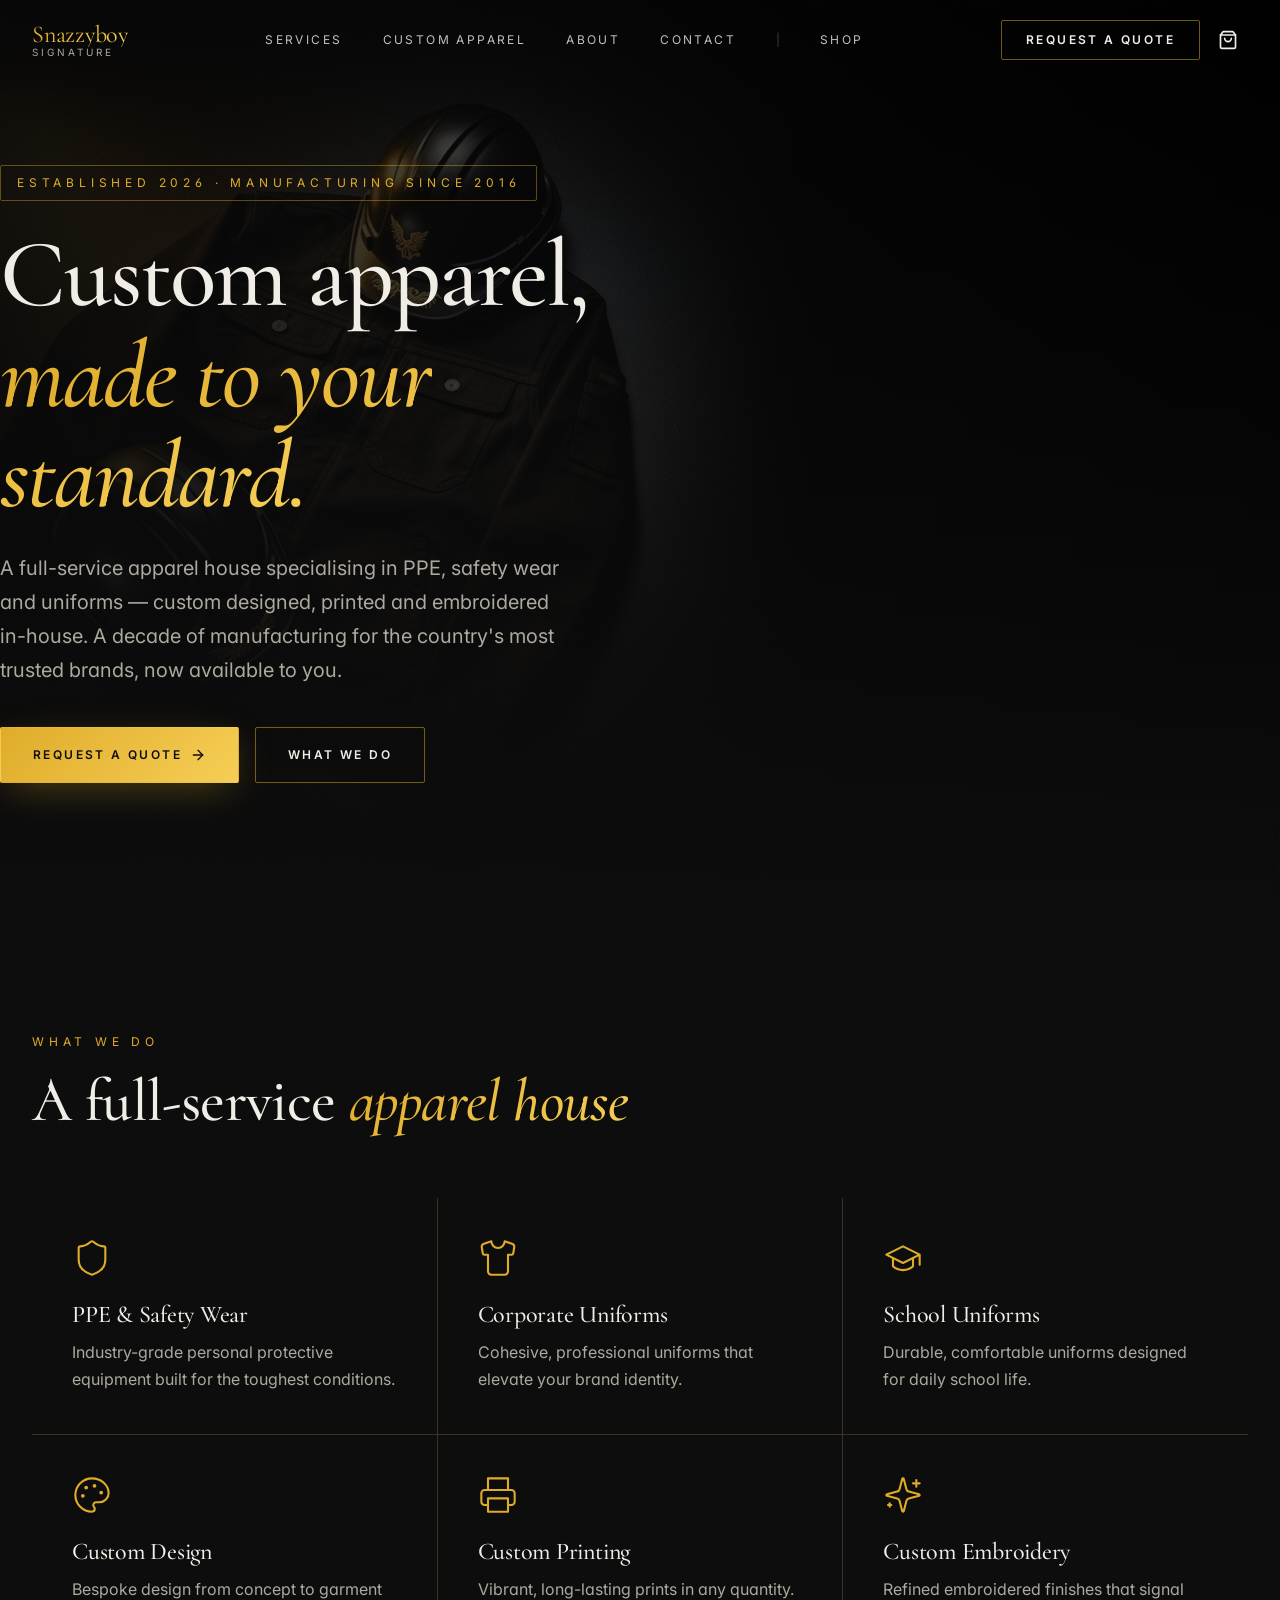
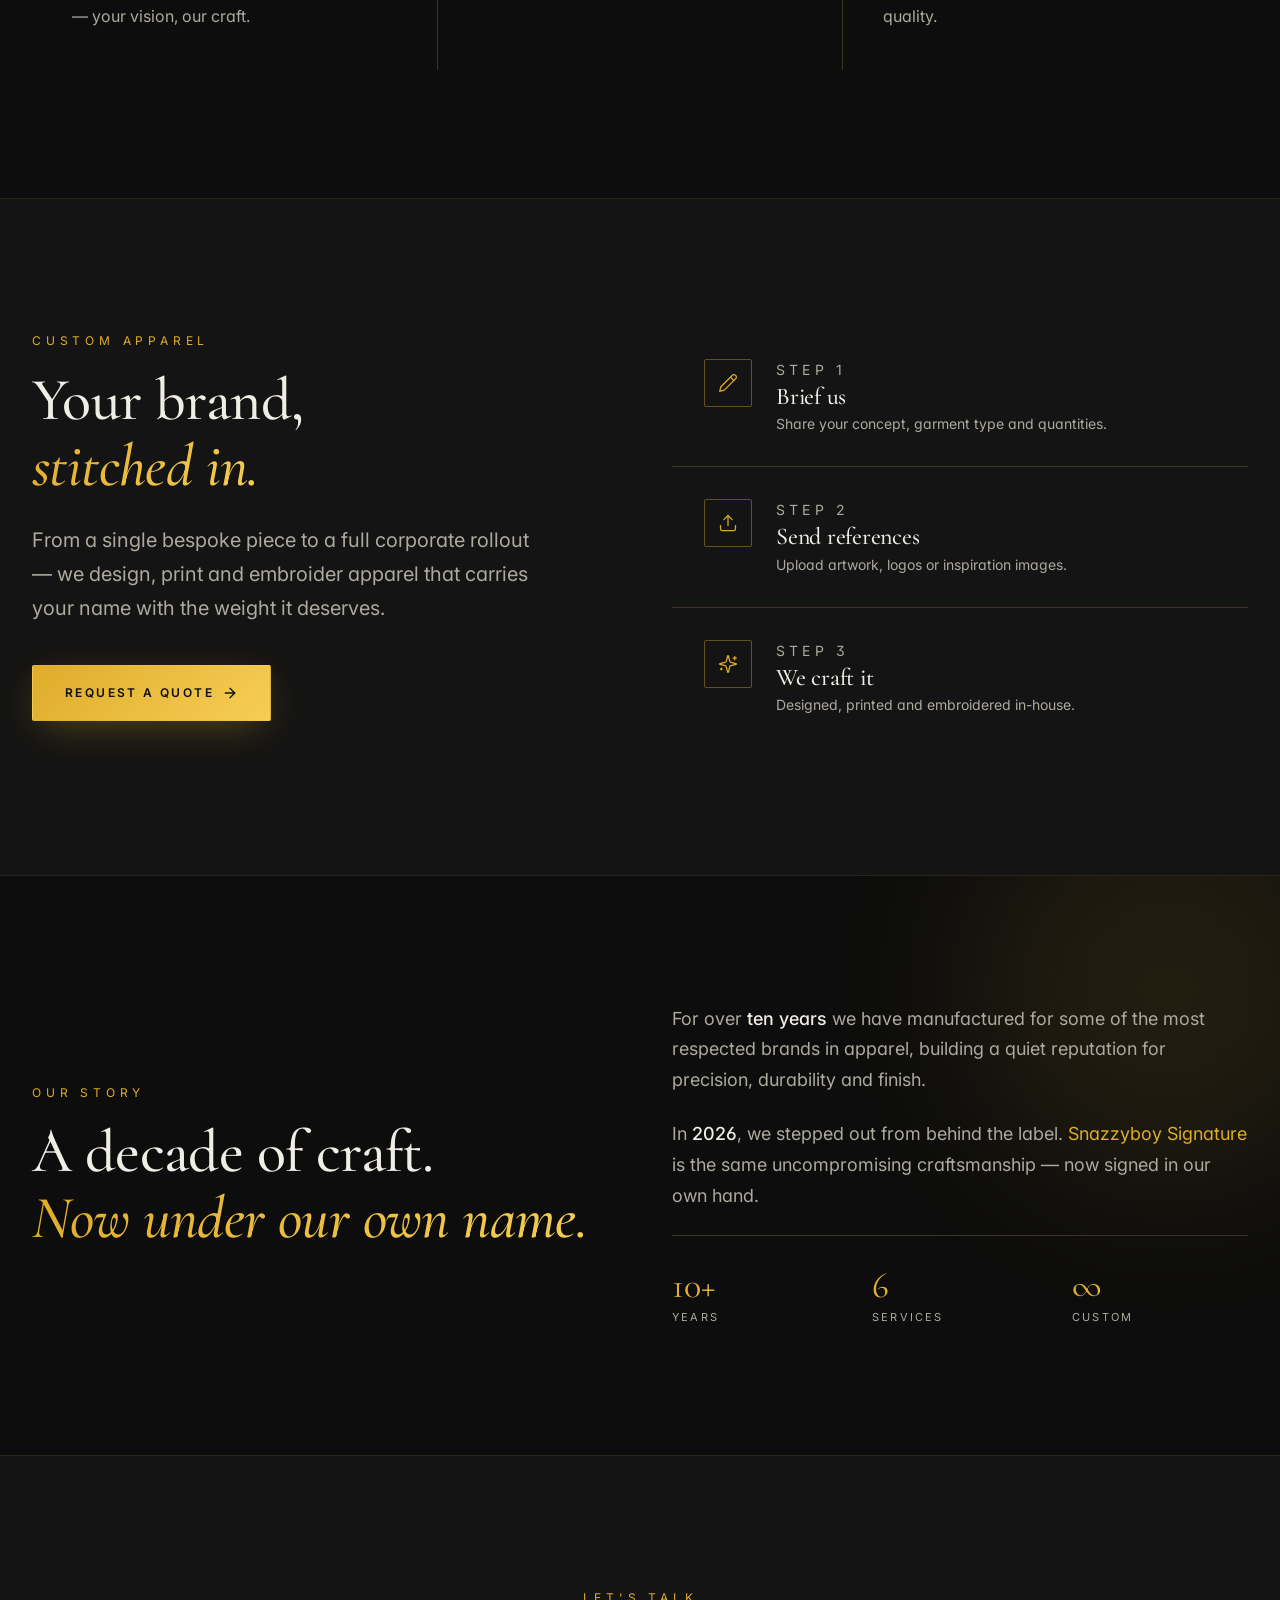
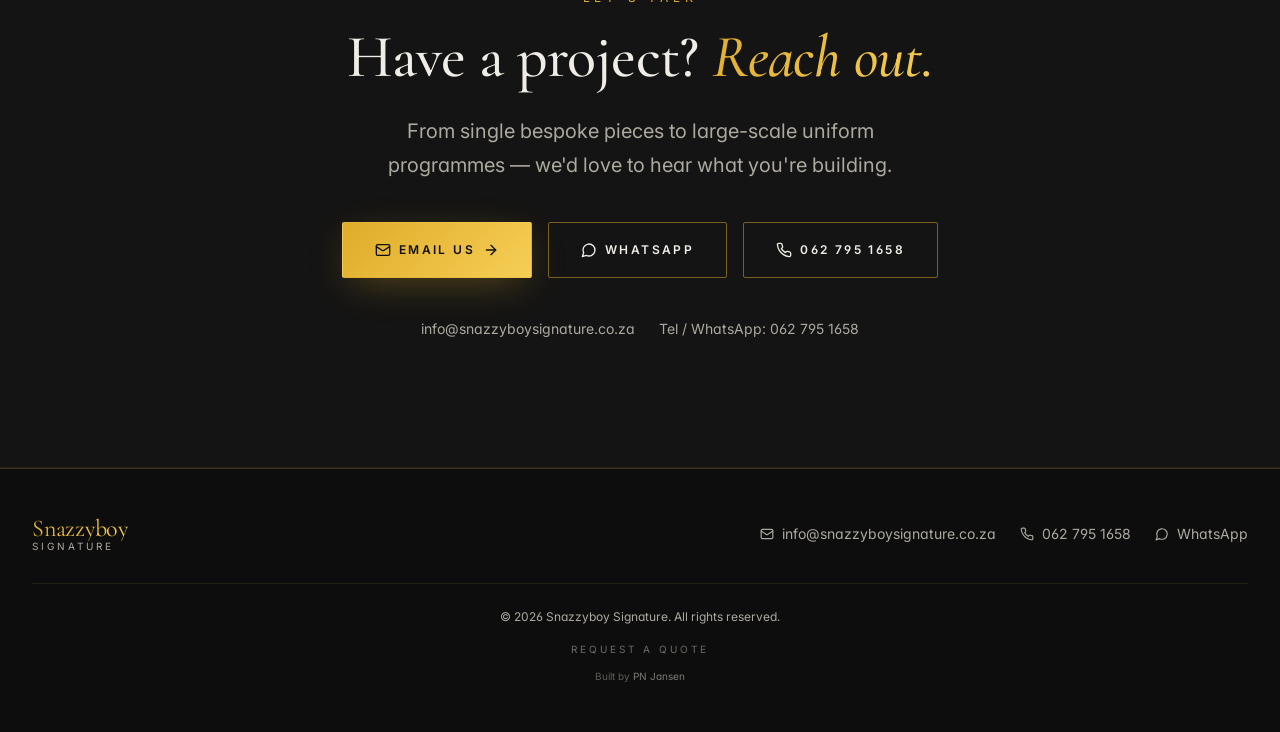
<file: index.html>
<!doctype html>
<html lang="en">
<head>
  <meta charset="UTF-8" />
  <meta name="viewport" content="width=device-width, initial-scale=1.0" />
  <title>Snazzyboy Signature — PPE, Safety Wear &amp; Custom Uniforms</title>
  <meta name="description" content="Snazzyboy Signature manufactures premium PPE, safety wear, corporate and school uniforms with custom design, printing and embroidery in-house." />
  <meta name="author" content="Snazzyboy Signature" />
  <meta name="theme-color" content="#0d0d0d" />
  <link rel="canonical" href="https://snazzyboysignature.co.za/" />
  <link rel="icon" href="favicon.ico" />

  <meta property="og:type" content="website" />
  <meta property="og:title" content="Snazzyboy Signature — PPE, Safety Wear &amp; Custom Uniforms" />
  <meta property="og:description" content="Snazzyboy Signature manufactures premium PPE, safety wear, corporate and school uniforms with custom design, printing and embroidery in-house." />
  <meta property="og:image" content="assets/img/hero.jpg" />
  <meta property="og:url" content="https://snazzyboysignature.co.za/" />

  <meta name="twitter:card" content="summary_large_image" />
  <meta name="twitter:title" content="Snazzyboy Signature — PPE, Safety Wear &amp; Custom Uniforms" />
  <meta name="twitter:description" content="Snazzyboy Signature manufactures premium PPE, safety wear, corporate and school uniforms with custom design, printing and embroidery in-house." />
  <meta name="twitter:image" content="assets/img/hero.jpg" />

  <link rel="preconnect" href="https://fonts.googleapis.com" />
  <link rel="preconnect" href="https://fonts.gstatic.com" crossorigin />
  <link rel="preconnect" href="https://cdn.shopify.com" crossorigin />
  <link rel="stylesheet" href="assets/css/styles.css" />

  <script type="application/ld+json">
  {
    "@context": "https://schema.org",
    "@type": "Organization",
    "name": "Snazzyboy Signature",
    "url": "https://snazzyboysignature.co.za/",
    "logo": "https://snazzyboysignature.co.za/favicon.ico",
    "description": "Premium PPE, safety wear, corporate and school uniforms with custom design, printing and embroidery in-house.",
    "email": "info@snazzyboysignature.co.za",
    "telephone": "+27627951658",
    "sameAs": ["https://wa.me/27627951658"]
  }
  </script>
</head>
<body>
  <div data-slot="header"></div>

  <main>
    <!-- Hero -->
    <section class="hero">
      <img class="hero__img" src="assets/img/hero.jpg" alt="Snazzyboy Signature premium safety wear and uniforms" width="1920" height="1080" fetchpriority="high" />
      <div class="hero__overlay"></div>
      <div class="hero__overlay hero__overlay--bottom"></div>
      <div class="container hero__inner">
        <div class="hero__content">
          <span class="eyebrow eyebrow--bordered">Established 2026 · Manufacturing since 2016</span>
          <h1 class="h-display h-hero">
            Custom apparel,<br />
            <span class="text-gradient-gold italic">made to your standard.</span>
          </h1>
          <p class="lead hero__lead">
            A full-service apparel house specialising in PPE, safety wear and uniforms — custom designed,
            printed and embroidered in-house. A decade of manufacturing for the country's most trusted brands,
            now available to you.
          </p>
          <div class="hero__cta">
            <a class="btn btn--gold btn--lg" href="quote.html">
              <span>Request a Quote</span>
              <svg xmlns="http://www.w3.org/2000/svg" viewBox="0 0 24 24" fill="none" stroke="currentColor" stroke-width="2" stroke-linecap="round" stroke-linejoin="round" class="icon" aria-hidden="true"><path d="M5 12h14"/><path d="m12 5 7 7-7 7"/></svg>
            </a>
            <a class="btn btn--outline btn--lg" href="#services">What we do</a>
          </div>
        </div>
      </div>
    </section>

    <!-- Services -->
    <section class="section" id="services">
      <div class="container">
        <div class="page-intro" style="margin-bottom: 4rem;">
          <span class="eyebrow">What we do</span>
          <h2 class="h-display h-section">A full-service <span class="italic text-gradient-gold">apparel house</span></h2>
        </div>
        <div class="services-grid">
          <article class="service-card">
            <svg xmlns="http://www.w3.org/2000/svg" viewBox="0 0 24 24" fill="none" stroke="currentColor" stroke-width="1.25" stroke-linecap="round" stroke-linejoin="round" class="icon-lg" aria-hidden="true"><path d="M20 13c0 5-3.5 7.5-7.66 8.95a1 1 0 0 1-.67-.01C7.5 20.5 4 18 4 13V6a1 1 0 0 1 1-1c2 0 4.5-1.2 6.24-2.72a1.17 1.17 0 0 1 1.52 0C14.51 3.81 17 5 19 5a1 1 0 0 1 1 1z"/></svg>
            <h3>PPE &amp; Safety Wear</h3>
            <p>Industry-grade personal protective equipment built for the toughest conditions.</p>
          </article>
          <article class="service-card">
            <svg xmlns="http://www.w3.org/2000/svg" viewBox="0 0 24 24" fill="none" stroke="currentColor" stroke-width="1.25" stroke-linecap="round" stroke-linejoin="round" class="icon-lg" aria-hidden="true"><path d="M20.38 3.46 16 2a4 4 0 0 1-8 0L3.62 3.46a2 2 0 0 0-1.34 2.23l.58 3.47a1 1 0 0 0 .99.84H6v10c0 1.1.9 2 2 2h8a2 2 0 0 0 2-2V10h2.15a1 1 0 0 0 .99-.84l.58-3.47a2 2 0 0 0-1.34-2.23z"/></svg>
            <h3>Corporate Uniforms</h3>
            <p>Cohesive, professional uniforms that elevate your brand identity.</p>
          </article>
          <article class="service-card">
            <svg xmlns="http://www.w3.org/2000/svg" viewBox="0 0 24 24" fill="none" stroke="currentColor" stroke-width="1.25" stroke-linecap="round" stroke-linejoin="round" class="icon-lg" aria-hidden="true"><path d="M22 10v6M2 10l10-5 10 5-10 5z"/><path d="M6 12v5c3 3 9 3 12 0v-5"/></svg>
            <h3>School Uniforms</h3>
            <p>Durable, comfortable uniforms designed for daily school life.</p>
          </article>
          <article class="service-card">
            <svg xmlns="http://www.w3.org/2000/svg" viewBox="0 0 24 24" fill="none" stroke="currentColor" stroke-width="1.25" stroke-linecap="round" stroke-linejoin="round" class="icon-lg" aria-hidden="true"><circle cx="13.5" cy="6.5" r=".5" fill="currentColor"/><circle cx="17.5" cy="10.5" r=".5" fill="currentColor"/><circle cx="8.5" cy="7.5" r=".5" fill="currentColor"/><circle cx="6.5" cy="12.5" r=".5" fill="currentColor"/><path d="M12 2C6.5 2 2 6.5 2 12s4.5 10 10 10c.926 0 1.648-.746 1.648-1.688 0-.437-.18-.835-.437-1.125-.29-.289-.438-.652-.438-1.125a1.64 1.64 0 0 1 1.668-1.668h1.996c3.051 0 5.555-2.503 5.555-5.554C21.965 6.012 17.461 2 12 2z"/></svg>
            <h3>Custom Design</h3>
            <p>Bespoke design from concept to garment — your vision, our craft.</p>
          </article>
          <article class="service-card">
            <svg xmlns="http://www.w3.org/2000/svg" viewBox="0 0 24 24" fill="none" stroke="currentColor" stroke-width="1.25" stroke-linecap="round" stroke-linejoin="round" class="icon-lg" aria-hidden="true"><polyline points="6 9 6 2 18 2 18 9"/><path d="M6 18H4a2 2 0 0 1-2-2v-5a2 2 0 0 1 2-2h16a2 2 0 0 1 2 2v5a2 2 0 0 1-2 2h-2"/><rect width="12" height="8" x="6" y="14"/></svg>
            <h3>Custom Printing</h3>
            <p>Vibrant, long-lasting prints in any quantity.</p>
          </article>
          <article class="service-card">
            <svg xmlns="http://www.w3.org/2000/svg" viewBox="0 0 24 24" fill="none" stroke="currentColor" stroke-width="1.25" stroke-linecap="round" stroke-linejoin="round" class="icon-lg" aria-hidden="true"><path d="M9.937 15.5A2 2 0 0 0 8.5 14.063l-6.135-1.582a.5.5 0 0 1 0-.962L8.5 9.936A2 2 0 0 0 9.937 8.5l1.582-6.135a.5.5 0 0 1 .963 0L14.063 8.5A2 2 0 0 0 15.5 9.937l6.135 1.581a.5.5 0 0 1 0 .964L15.5 14.063a2 2 0 0 0-1.437 1.437l-1.582 6.135a.5.5 0 0 1-.963 0z"/><path d="M20 3v4"/><path d="M22 5h-4"/><path d="M4 17v2"/><path d="M5 18H3"/></svg>
            <h3>Custom Embroidery</h3>
            <p>Refined embroidered finishes that signal quality.</p>
          </article>
        </div>
      </div>
    </section>

    <!-- Custom Apparel -->
    <section class="section section--bg-card" id="custom">
      <div class="container">
        <div class="custom-grid">
          <div>
            <span class="eyebrow">Custom Apparel</span>
            <h2 class="h-display h-section">Your brand,<br /><span class="italic text-gradient-gold">stitched in.</span></h2>
            <p class="lead" style="max-width: 32rem; margin-top: 1.5rem;">
              From a single bespoke piece to a full corporate rollout — we design, print and embroider
              apparel that carries your name with the weight it deserves.
            </p>
            <div class="hero__cta" style="margin-top: 2.5rem;">
              <a class="btn btn--gold btn--lg" href="quote.html">
                <span>Request a Quote</span>
                <svg xmlns="http://www.w3.org/2000/svg" viewBox="0 0 24 24" fill="none" stroke="currentColor" stroke-width="2" stroke-linecap="round" stroke-linejoin="round" class="icon" aria-hidden="true"><path d="M5 12h14"/><path d="m12 5 7 7-7 7"/></svg>
              </a>
            </div>
          </div>
          <ol class="steps">
            <li class="step">
              <div class="step__num">
                <svg xmlns="http://www.w3.org/2000/svg" viewBox="0 0 24 24" fill="none" stroke="currentColor" stroke-width="1.5" stroke-linecap="round" stroke-linejoin="round" class="icon" aria-hidden="true"><path d="M17 3a2.85 2.83 0 1 1 4 4L7.5 20.5 2 22l1.5-5.5Z"/><path d="m15 5 4 4"/></svg>
              </div>
              <div>
                <p class="step__label">Step 1</p>
                <h3>Brief us</h3>
                <p>Share your concept, garment type and quantities.</p>
              </div>
            </li>
            <li class="step">
              <div class="step__num">
                <svg xmlns="http://www.w3.org/2000/svg" viewBox="0 0 24 24" fill="none" stroke="currentColor" stroke-width="1.5" stroke-linecap="round" stroke-linejoin="round" class="icon" aria-hidden="true"><path d="M21 15v4a2 2 0 0 1-2 2H5a2 2 0 0 1-2-2v-4"/><polyline points="17 8 12 3 7 8"/><line x1="12" x2="12" y1="3" y2="15"/></svg>
              </div>
              <div>
                <p class="step__label">Step 2</p>
                <h3>Send references</h3>
                <p>Upload artwork, logos or inspiration images.</p>
              </div>
            </li>
            <li class="step">
              <div class="step__num">
                <svg xmlns="http://www.w3.org/2000/svg" viewBox="0 0 24 24" fill="none" stroke="currentColor" stroke-width="1.5" stroke-linecap="round" stroke-linejoin="round" class="icon" aria-hidden="true"><path d="M9.937 15.5A2 2 0 0 0 8.5 14.063l-6.135-1.582a.5.5 0 0 1 0-.962L8.5 9.936A2 2 0 0 0 9.937 8.5l1.582-6.135a.5.5 0 0 1 .963 0L14.063 8.5A2 2 0 0 0 15.5 9.937l6.135 1.581a.5.5 0 0 1 0 .964L15.5 14.063a2 2 0 0 0-1.437 1.437l-1.582 6.135a.5.5 0 0 1-.963 0z"/><path d="M20 3v4"/><path d="M22 5h-4"/><path d="M4 17v2"/><path d="M5 18H3"/></svg>
              </div>
              <div>
                <p class="step__label">Step 3</p>
                <h3>We craft it</h3>
                <p>Designed, printed and embroidered in-house.</p>
              </div>
            </li>
          </ol>
        </div>
      </div>
    </section>

    <!-- About -->
    <section class="section about" id="about">
      <div class="container">
        <div class="about__grid">
          <div>
            <span class="eyebrow">Our Story</span>
            <h2 class="h-display h-section">A decade of craft.<br /><span class="italic text-gradient-gold">Now under our own name.</span></h2>
          </div>
          <div class="about__text">
            <p>For over <strong>ten years</strong> we have manufactured for some of the most respected brands in apparel, building a quiet reputation for precision, durability and finish.</p>
            <p>In <strong>2026</strong>, we stepped out from behind the label. <em>Snazzyboy Signature</em> is the same uncompromising craftsmanship — now signed in our own hand.</p>
            <div class="stats">
              <div>
                <p class="stat__num">10+</p>
                <p class="stat__label">Years</p>
              </div>
              <div>
                <p class="stat__num">6</p>
                <p class="stat__label">Services</p>
              </div>
              <div>
                <p class="stat__num">∞</p>
                <p class="stat__label">Custom</p>
              </div>
            </div>
          </div>
        </div>
      </div>
    </section>

    <!-- Contact -->
    <section class="section section--bg-card" id="contact">
      <div class="container">
        <div class="contact-cta">
          <span class="eyebrow">Let's Talk</span>
          <h2 class="h-display h-section">Have a project? <span class="italic text-gradient-gold">Reach out.</span></h2>
          <p class="lead">From single bespoke pieces to large-scale uniform programmes — we'd love to hear what you're building.</p>
          <div class="contact-actions">
            <a class="btn btn--gold btn--lg" href="mailto:info@snazzyboysignature.co.za">
              <svg xmlns="http://www.w3.org/2000/svg" viewBox="0 0 24 24" fill="none" stroke="currentColor" stroke-width="2" stroke-linecap="round" stroke-linejoin="round" class="icon" aria-hidden="true"><rect width="20" height="16" x="2" y="4" rx="2"/><path d="m22 7-8.97 5.7a1.94 1.94 0 0 1-2.06 0L2 7"/></svg>
              <span>Email Us</span>
              <svg xmlns="http://www.w3.org/2000/svg" viewBox="0 0 24 24" fill="none" stroke="currentColor" stroke-width="2" stroke-linecap="round" stroke-linejoin="round" class="icon" aria-hidden="true"><path d="M5 12h14"/><path d="m12 5 7 7-7 7"/></svg>
            </a>
            <a class="btn btn--outline btn--lg" href="https://wa.me/27627951658" target="_blank" rel="noopener noreferrer">
              <svg xmlns="http://www.w3.org/2000/svg" viewBox="0 0 24 24" fill="none" stroke="currentColor" stroke-width="2" stroke-linecap="round" stroke-linejoin="round" class="icon" aria-hidden="true"><path d="M7.9 20A9 9 0 1 0 4 16.1L2 22Z"/></svg>
              <span>WhatsApp</span>
            </a>
            <a class="btn btn--outline btn--lg" href="tel:+27627951658">
              <svg xmlns="http://www.w3.org/2000/svg" viewBox="0 0 24 24" fill="none" stroke="currentColor" stroke-width="2" stroke-linecap="round" stroke-linejoin="round" class="icon" aria-hidden="true"><path d="M22 16.92v3a2 2 0 0 1-2.18 2 19.79 19.79 0 0 1-8.63-3.07 19.5 19.5 0 0 1-6-6 19.79 19.79 0 0 1-3.07-8.67A2 2 0 0 1 4.11 2h3a2 2 0 0 1 2 1.72 12.84 12.84 0 0 0 .7 2.81 2 2 0 0 1-.45 2.11L8.09 9.91a16 16 0 0 0 6 6l1.27-1.27a2 2 0 0 1 2.11-.45 12.84 12.84 0 0 0 2.81.7A2 2 0 0 1 22 16.92z"/></svg>
              <span>062 795 1658</span>
            </a>
          </div>
          <div class="contact-meta">
            <a href="mailto:info@snazzyboysignature.co.za">info@snazzyboysignature.co.za</a>
            <span class="contact-meta__sep">·</span>
            <a href="tel:+27627951658">Tel / WhatsApp: 062 795 1658</a>
          </div>
        </div>
      </div>
    </section>
  </main>

  <div data-slot="drawer"></div>
  <div data-slot="footer"></div>

  <script type="module" src="assets/js/cart.js"></script>
  <script type="module" src="assets/js/ui.js"></script>
</body>
</html>
</file>
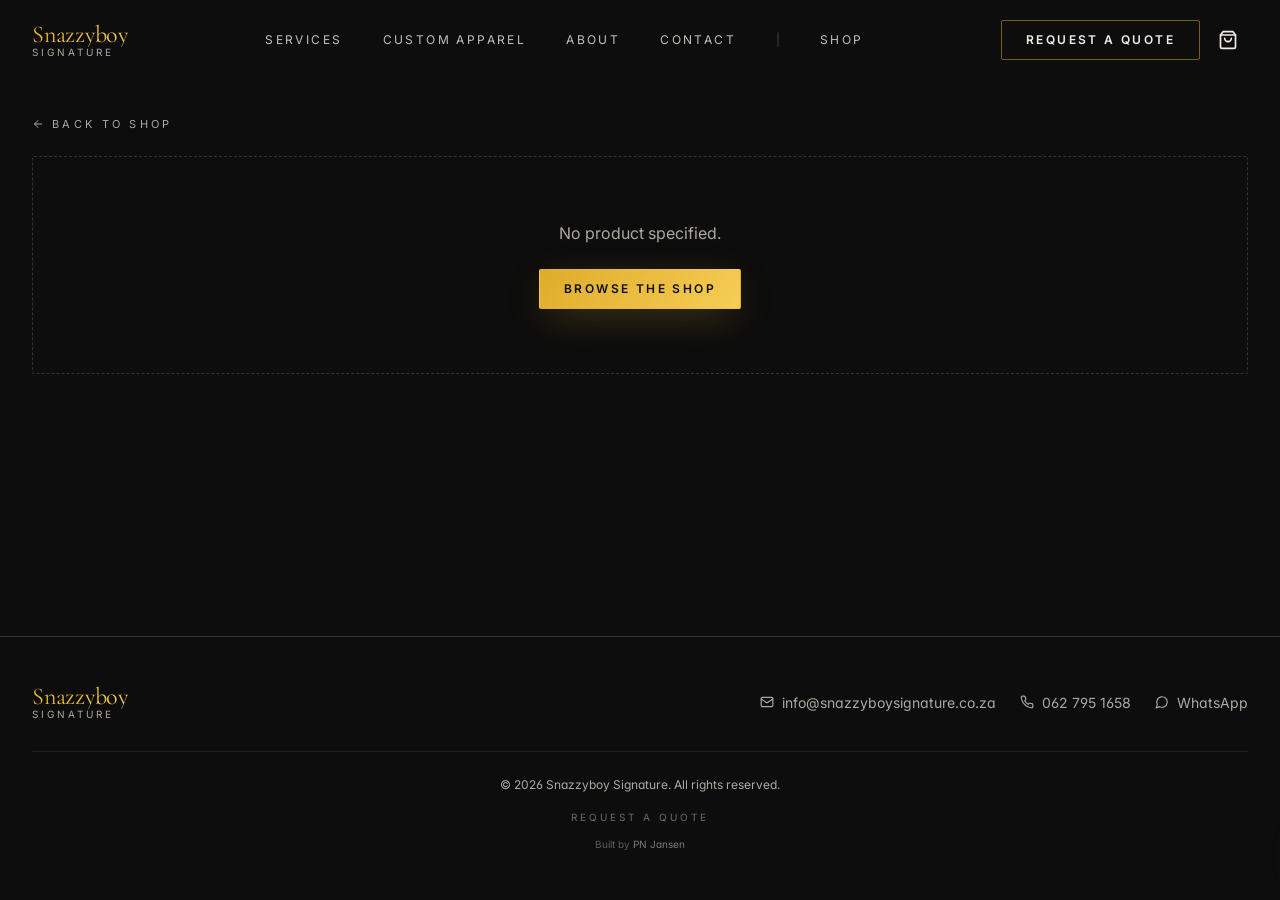
<file: product.html>
<!doctype html>
<html lang="en">
<head>
  <meta charset="UTF-8" />
  <meta name="viewport" content="width=device-width, initial-scale=1.0" />
  <title>Product — Snazzyboy Signature</title>
  <meta name="description" content="Product details from Snazzyboy Signature." />
  <link rel="icon" href="favicon.ico" />

  <link rel="preconnect" href="https://fonts.googleapis.com" />
  <link rel="preconnect" href="https://fonts.gstatic.com" crossorigin />
  <link rel="preconnect" href="https://cdn.shopify.com" crossorigin />
  <link rel="preconnect" href="https://ura10d-2g.myshopify.com" crossorigin />
  <link rel="stylesheet" href="assets/css/styles.css" />
</head>
<body>
  <div class="page-app">
    <div data-slot="header"></div>

    <main class="page-main">
      <div class="container">
        <a class="page-back" href="shop.html">
          <svg xmlns="http://www.w3.org/2000/svg" viewBox="0 0 24 24" fill="none" stroke="currentColor" stroke-width="2" stroke-linecap="round" stroke-linejoin="round" class="icon" aria-hidden="true"><path d="m12 19-7-7 7-7"/><path d="M19 12H5"/></svg>
          <span>Back to shop</span>
        </a>
        <div data-product-content>
          <div class="spinner-block">
            <svg xmlns="http://www.w3.org/2000/svg" viewBox="0 0 24 24" fill="none" stroke="currentColor" stroke-width="2" stroke-linecap="round" stroke-linejoin="round" class="spinner" aria-hidden="true"><line x1="12" x2="12" y1="2" y2="6"/><line x1="12" x2="12" y1="18" y2="22"/><line x1="4.93" x2="7.76" y1="4.93" y2="7.76"/><line x1="16.24" x2="19.07" y1="16.24" y2="19.07"/><line x1="2" x2="6" y1="12" y2="12"/><line x1="18" x2="22" y1="12" y2="12"/><line x1="4.93" x2="7.76" y1="19.07" y2="16.24"/><line x1="16.24" x2="19.07" y1="7.76" y2="4.93"/></svg>
          </div>
        </div>
      </div>
    </main>

    <div data-slot="drawer"></div>
    <div data-slot="footer"></div>
  </div>

  <script type="module" src="assets/js/cart.js"></script>
  <script type="module" src="assets/js/ui.js"></script>
  <script type="module" src="assets/js/product.js"></script>
</body>
</html>
</file>
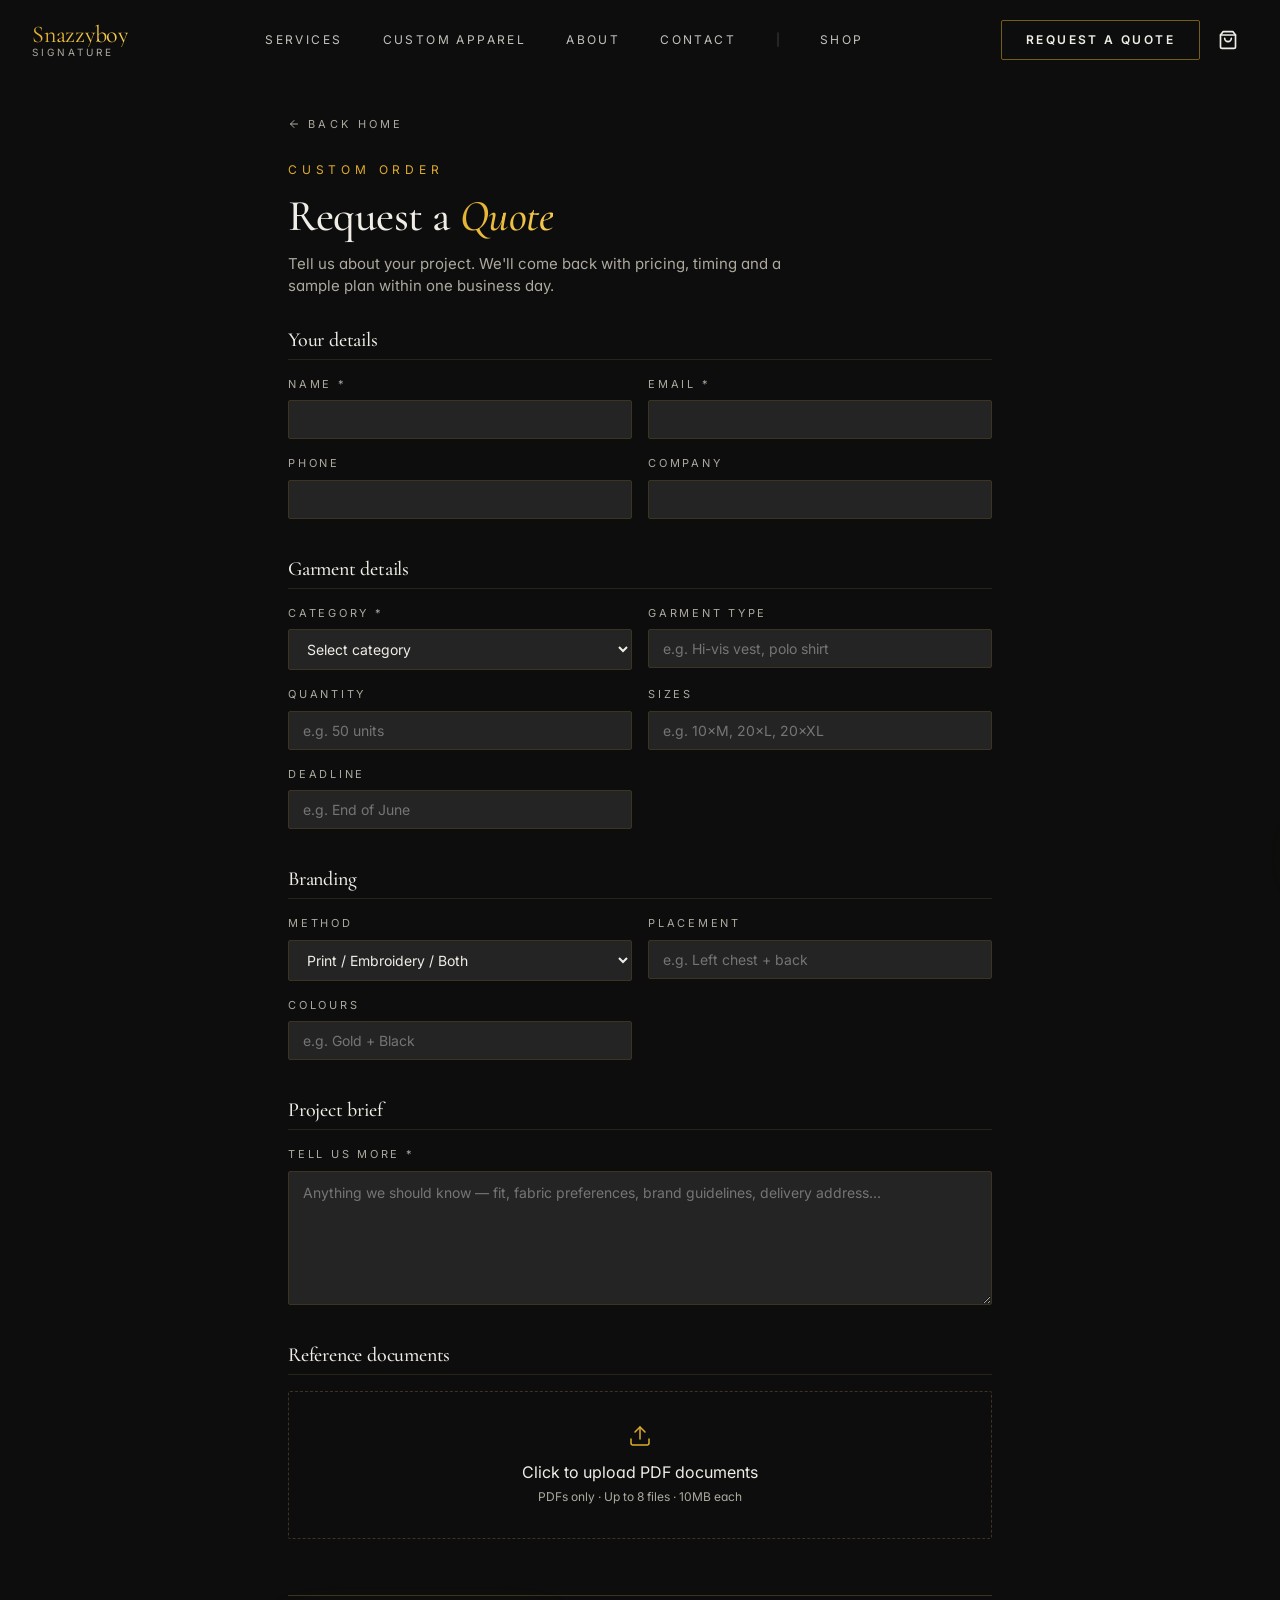
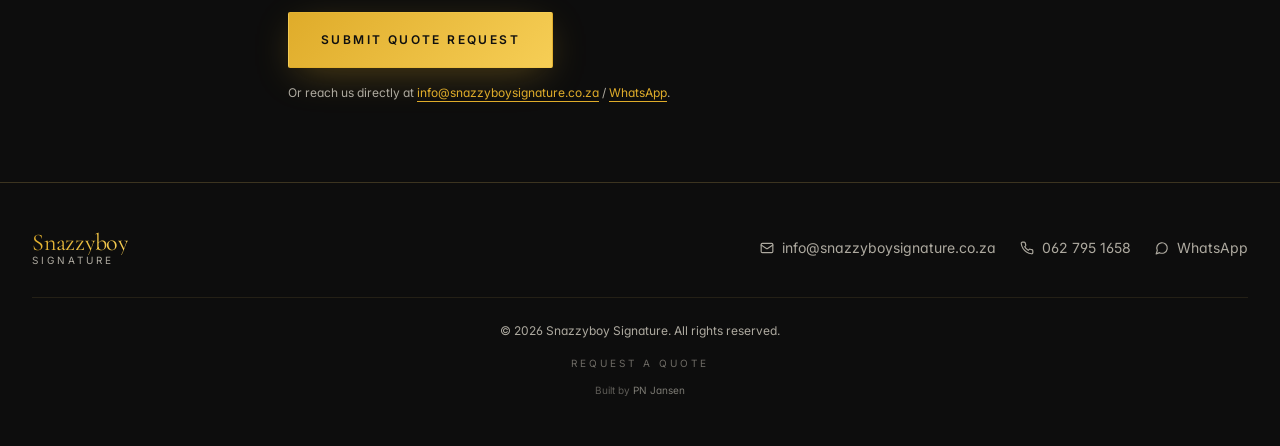
<file: quote.html>
<!doctype html>
<html lang="en">
<head>
  <meta charset="UTF-8" />
  <meta name="viewport" content="width=device-width, initial-scale=1.0" />
  <title>Request a Quote — Snazzyboy Signature</title>
  <meta name="description" content="Request a custom quote for PPE, safety wear, uniforms or branded apparel. We'll respond within one business day." />
  <link rel="canonical" href="https://snazzyboysignature.co.za/quote.html" />
  <link rel="icon" href="favicon.ico" />

  <meta property="og:type" content="website" />
  <meta property="og:title" content="Request a Quote — Snazzyboy Signature" />
  <meta property="og:description" content="Request a custom quote for PPE, safety wear, uniforms or branded apparel. We'll respond within one business day." />
  <meta property="og:image" content="assets/img/hero.jpg" />
  <meta name="twitter:card" content="summary_large_image" />

  <link rel="preconnect" href="https://fonts.googleapis.com" />
  <link rel="preconnect" href="https://fonts.gstatic.com" crossorigin />
  <link rel="preconnect" href="https://csaifavswftfemdcuiev.supabase.co" crossorigin />
  <link rel="stylesheet" href="assets/css/styles.css" />
</head>
<body>
  <div class="page-app">
    <div data-slot="header"></div>

    <main class="page-main">
      <div class="container form-narrow">
        <a class="page-back" href="index.html">
          <svg xmlns="http://www.w3.org/2000/svg" viewBox="0 0 24 24" fill="none" stroke="currentColor" stroke-width="2" stroke-linecap="round" stroke-linejoin="round" class="icon" aria-hidden="true"><path d="m12 19-7-7 7-7"/><path d="M19 12H5"/></svg>
          <span>Back home</span>
        </a>

        <div data-quote-stage="form">
          <div class="page-intro">
            <span class="eyebrow">Custom Order</span>
            <h1 class="h-display">Request a <span class="italic text-gradient-gold">Quote</span></h1>
            <p>Tell us about your project. We'll come back with pricing, timing and a sample plan within one business day.</p>
          </div>

          <form id="quote-form" novalidate>
            <section class="form-section">
              <h2>Your details</h2>
              <div class="field-grid">
                <div class="field">
                  <label for="q-name">Name *</label>
                  <input class="input" id="q-name" name="name" type="text" maxlength="100" required />
                </div>
                <div class="field">
                  <label for="q-email">Email *</label>
                  <input class="input" id="q-email" name="email" type="email" maxlength="255" required />
                </div>
                <div class="field">
                  <label for="q-phone">Phone</label>
                  <input class="input" id="q-phone" name="phone" type="tel" maxlength="30" />
                </div>
                <div class="field">
                  <label for="q-company">Company</label>
                  <input class="input" id="q-company" name="company" type="text" maxlength="100" />
                </div>
              </div>
            </section>

            <section class="form-section">
              <h2>Garment details</h2>
              <div class="field-grid">
                <div class="field">
                  <label for="q-category">Category *</label>
                  <select class="select" id="q-category" name="category" required>
                    <option value="">Select category</option>
                    <option value="ppe">PPE</option>
                    <option value="safety">Safety Wear</option>
                    <option value="uniforms">Uniforms (Corporate / School)</option>
                    <option value="custom">Custom Apparel</option>
                    <option value="other">Other</option>
                  </select>
                </div>
                <div class="field">
                  <label for="q-garment-type">Garment type</label>
                  <input class="input" id="q-garment-type" name="garment_type" type="text" placeholder="e.g. Hi-vis vest, polo shirt" maxlength="200" />
                </div>
                <div class="field">
                  <label for="q-quantity">Quantity</label>
                  <input class="input" id="q-quantity" name="quantity" type="text" placeholder="e.g. 50 units" maxlength="50" />
                </div>
                <div class="field">
                  <label for="q-sizes">Sizes</label>
                  <input class="input" id="q-sizes" name="sizes" type="text" placeholder="e.g. 10×M, 20×L, 20×XL" maxlength="200" />
                </div>
                <div class="field">
                  <label for="q-deadline">Deadline</label>
                  <input class="input" id="q-deadline" name="deadline" type="text" placeholder="e.g. End of June" maxlength="100" />
                </div>
              </div>
            </section>

            <section class="form-section">
              <h2>Branding</h2>
              <div class="field-grid">
                <div class="field">
                  <label for="q-method">Method</label>
                  <select class="select" id="q-method" name="branding_method">
                    <option value="">Print / Embroidery / Both</option>
                    <option value="print">Print</option>
                    <option value="embroidery">Embroidery</option>
                    <option value="both">Both</option>
                    <option value="none">None</option>
                  </select>
                </div>
                <div class="field">
                  <label for="q-placement">Placement</label>
                  <input class="input" id="q-placement" name="branding_placement" type="text" placeholder="e.g. Left chest + back" maxlength="200" />
                </div>
                <div class="field">
                  <label for="q-colors">Colours</label>
                  <input class="input" id="q-colors" name="branding_colors" type="text" placeholder="e.g. Gold + Black" maxlength="200" />
                </div>
              </div>
            </section>

            <section class="form-section">
              <h2>Project brief</h2>
              <div class="field field--full">
                <label for="q-message">Tell us more *</label>
                <textarea class="textarea" id="q-message" name="message" rows="5" minlength="10" maxlength="2000" required placeholder="Anything we should know — fit, fabric preferences, brand guidelines, delivery address..."></textarea>
              </div>
            </section>

            <section class="form-section">
              <h2>Reference documents</h2>
              <label class="upload">
                <input id="q-files" type="file" multiple accept="application/pdf,.pdf" />
                <svg xmlns="http://www.w3.org/2000/svg" viewBox="0 0 24 24" fill="none" stroke="currentColor" stroke-width="1.5" stroke-linecap="round" stroke-linejoin="round" class="icon" aria-hidden="true"><path d="M21 15v4a2 2 0 0 1-2 2H5a2 2 0 0 1-2-2v-4"/><polyline points="17 8 12 3 7 8"/><line x1="12" x2="12" y1="3" y2="15"/></svg>
                <p>Click to upload PDF documents</p>
                <p class="upload__hint">PDFs only · Up to 8 files · 10MB each</p>
              </label>
              <ul class="file-list" data-file-list></ul>
            </section>

            <div class="form-submit-row">
              <button type="submit" class="btn btn--gold btn--lg" data-submit-btn>Submit Quote Request</button>
              <p class="hint">
                Or reach us directly at <a href="mailto:info@snazzyboysignature.co.za">info@snazzyboysignature.co.za</a>
                / <a href="https://wa.me/27627951658" target="_blank" rel="noopener noreferrer">WhatsApp</a>.
              </p>
            </div>
          </form>
        </div>

        <div data-quote-stage="success" hidden>
          <div class="success-block">
            <div>
              <svg xmlns="http://www.w3.org/2000/svg" viewBox="0 0 24 24" fill="none" stroke="currentColor" stroke-width="1.25" stroke-linecap="round" stroke-linejoin="round" class="icon-check" aria-hidden="true"><path d="M22 11.08V12a10 10 0 1 1-5.93-9.14"/><polyline points="22 4 12 14.01 9 11.01"/></svg>
              <h1 class="h-display">Thank you, <span data-success-name>friend</span>.</h1>
              <p>Your quote request is in. We'll get back to you within 1 business day at <strong data-success-email>your email</strong>.</p>
              <div class="success-actions">
                <a class="btn btn--gold" href="index.html">Back home</a>
                <a class="btn btn--outline" href="https://wa.me/27627951658" target="_blank" rel="noopener noreferrer">WhatsApp us</a>
              </div>
            </div>
          </div>
        </div>
      </div>
    </main>

    <div data-slot="drawer"></div>
    <div data-slot="footer"></div>
  </div>

  <script type="module" src="assets/js/cart.js"></script>
  <script type="module" src="assets/js/ui.js"></script>
  <script type="module" src="assets/js/quote.js"></script>
</body>
</html>
</file>
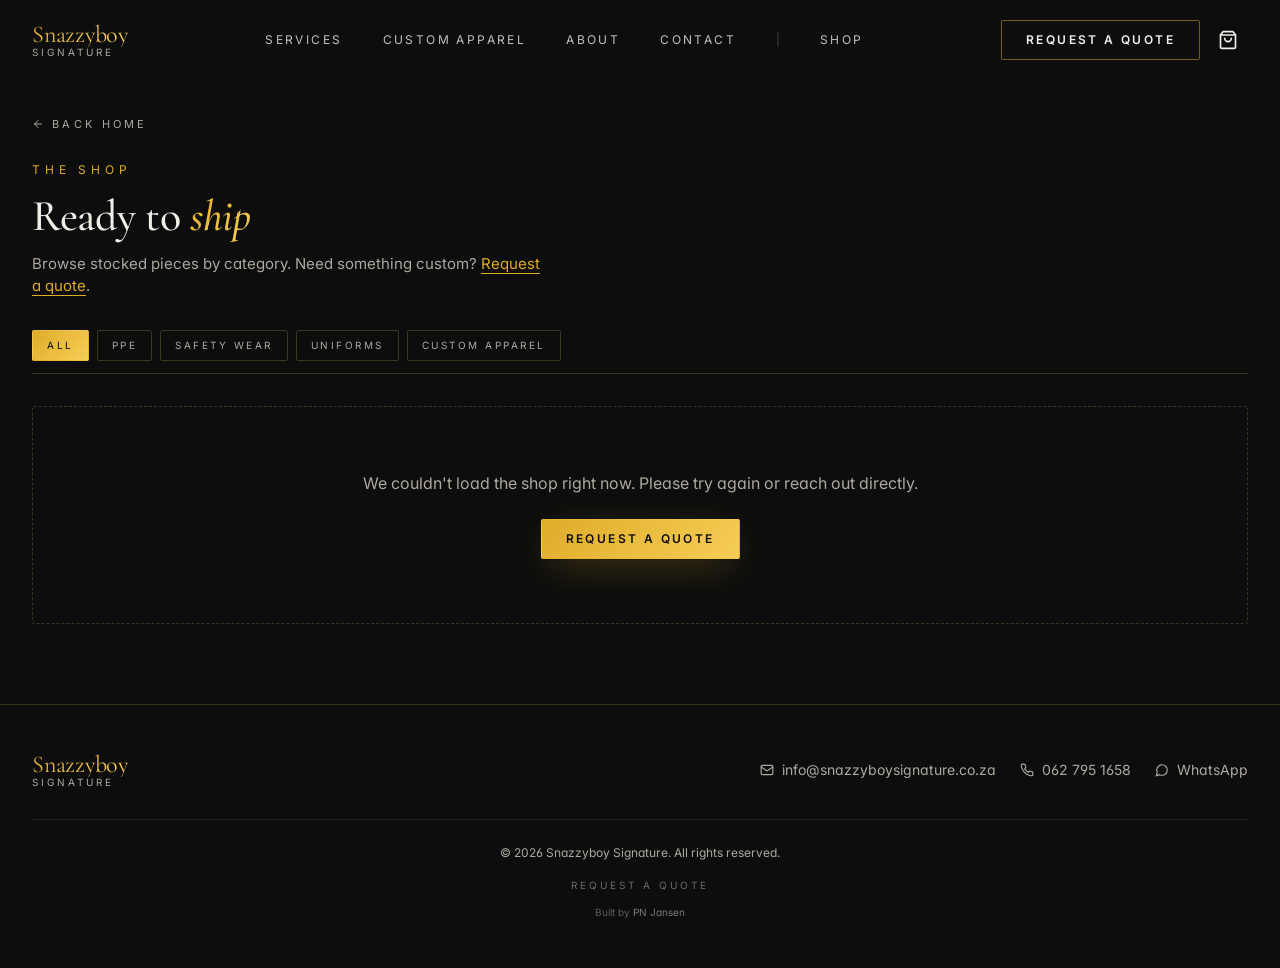
<file: shop.html>
<!doctype html>
<html lang="en">
<head>
  <meta charset="UTF-8" />
  <meta name="viewport" content="width=device-width, initial-scale=1.0" />
  <title>Shop — Snazzyboy Signature</title>
  <meta name="description" content="Browse stocked PPE, safety wear, uniforms and custom apparel from Snazzyboy Signature, ready to ship." />
  <link rel="canonical" href="https://snazzyboysignature.co.za/shop.html" />
  <link rel="icon" href="favicon.ico" />

  <meta property="og:type" content="website" />
  <meta property="og:title" content="Shop — Snazzyboy Signature" />
  <meta property="og:description" content="Browse stocked PPE, safety wear, uniforms and custom apparel from Snazzyboy Signature, ready to ship." />
  <meta property="og:image" content="assets/img/hero.jpg" />
  <meta name="twitter:card" content="summary_large_image" />

  <link rel="preconnect" href="https://fonts.googleapis.com" />
  <link rel="preconnect" href="https://fonts.gstatic.com" crossorigin />
  <link rel="preconnect" href="https://cdn.shopify.com" crossorigin />
  <link rel="preconnect" href="https://ura10d-2g.myshopify.com" crossorigin />
  <link rel="stylesheet" href="assets/css/styles.css" />
</head>
<body>
  <div class="page-app">
    <div data-slot="header"></div>

    <main class="page-main">
      <div class="container">
        <a class="page-back" href="index.html">
          <svg xmlns="http://www.w3.org/2000/svg" viewBox="0 0 24 24" fill="none" stroke="currentColor" stroke-width="2" stroke-linecap="round" stroke-linejoin="round" class="icon" aria-hidden="true"><path d="m12 19-7-7 7-7"/><path d="M19 12H5"/></svg>
          <span>Back home</span>
        </a>
        <div class="page-intro">
          <span class="eyebrow">The Shop</span>
          <h1 class="h-display">Ready to <span class="italic text-gradient-gold">ship</span></h1>
          <p>Browse stocked pieces by category. Need something custom? <a href="quote.html" style="color: hsl(43 74% 52%); text-decoration: underline; text-underline-offset: 4px;">Request a quote</a>.</p>
        </div>

        <div class="shop-filter" data-filter></div>

        <div data-shop-content>
          <div class="spinner-block">
            <svg xmlns="http://www.w3.org/2000/svg" viewBox="0 0 24 24" fill="none" stroke="currentColor" stroke-width="2" stroke-linecap="round" stroke-linejoin="round" class="spinner" aria-hidden="true"><line x1="12" x2="12" y1="2" y2="6"/><line x1="12" x2="12" y1="18" y2="22"/><line x1="4.93" x2="7.76" y1="4.93" y2="7.76"/><line x1="16.24" x2="19.07" y1="16.24" y2="19.07"/><line x1="2" x2="6" y1="12" y2="12"/><line x1="18" x2="22" y1="12" y2="12"/><line x1="4.93" x2="7.76" y1="19.07" y2="16.24"/><line x1="16.24" x2="19.07" y1="7.76" y2="4.93"/></svg>
          </div>
        </div>
      </div>
    </main>

    <div data-slot="drawer"></div>
    <div data-slot="footer"></div>
  </div>

  <script type="module" src="assets/js/cart.js"></script>
  <script type="module" src="assets/js/ui.js"></script>
  <script type="module" src="assets/js/shop.js"></script>
</body>
</html>
</file>
<file: assets/css/styles.css>
@import url('https://fonts.googleapis.com/css2?family=Cormorant+Garamond:wght@400;500;600;700&family=Inter:wght@300;400;500;600;700&display=swap');

/* ---------- Design tokens ---------- */
:root {
  --background: 0 0% 5%;
  --foreground: 45 25% 92%;

  --card: 0 0% 8%;
  --card-foreground: 45 25% 92%;

  --primary: 43 74% 52%;
  --primary-foreground: 0 0% 6%;
  --primary-glow: 45 90% 65%;

  --secondary: 0 0% 12%;
  --secondary-foreground: 45 25% 92%;

  --muted: 0 0% 14%;
  --muted-foreground: 45 8% 65%;

  --destructive: 0 70% 50%;
  --destructive-foreground: 45 25% 95%;

  --border: 43 30% 18%;
  --input: 0 0% 14%;
  --ring: 43 74% 52%;

  --radius: 0.25rem;

  --gradient-gold: linear-gradient(135deg, hsl(43 74% 52%), hsl(45 90% 65%));
  --gradient-overlay: linear-gradient(90deg, hsl(0 0% 3% / 0.95) 0%, hsl(0 0% 3% / 0.6) 50%, transparent 100%);
  --gradient-bottom: linear-gradient(to top, hsl(var(--background)), hsl(var(--background) / 0.4), transparent);

  --shadow-gold: 0 10px 40px -10px hsl(43 74% 52% / 0.4);
  --shadow-elegant: 0 20px 60px -20px hsl(0 0% 0% / 0.8);
  --transition-smooth: all 0.4s cubic-bezier(0.4, 0, 0.2, 1);

  --container: 1400px;
}

/* ---------- Reset ---------- */
*,
*::before,
*::after { box-sizing: border-box; }

* { border-color: hsl(var(--border)); }

html { -webkit-text-size-adjust: 100%; overflow-x: hidden; }

body {
  margin: 0;
  background: hsl(var(--background));
  color: hsl(var(--foreground));
  font-family: 'Inter', system-ui, -apple-system, Segoe UI, Roboto, sans-serif;
  font-weight: 400;
  -webkit-font-smoothing: antialiased;
  -moz-osx-font-smoothing: grayscale;
  font-feature-settings: "ss01", "cv11";
  line-height: 1.5;
  min-height: 100vh;
  overflow-x: hidden;
}

img, svg, video { display: block; max-width: 100%; }
img { height: auto; }
button { font: inherit; cursor: pointer; }
a { color: inherit; text-decoration: none; }
input, textarea, select, button { font-family: inherit; color: inherit; }

h1, h2, h3, h4, h5, h6 {
  font-family: 'Cormorant Garamond', serif;
  font-weight: 500;
  letter-spacing: -0.01em;
  margin: 0;
  line-height: 1.05;
}

p { margin: 0; }

::selection { background: hsl(var(--primary) / 0.3); color: hsl(var(--foreground)); }

/* ---------- Layout helpers ---------- */
.container {
  width: 100%;
  max-width: var(--container);
  margin: 0 auto;
  padding: 0 1.25rem;
}
@media (min-width: 768px)  { .container { padding: 0 2rem; } }

.section { padding: 6rem 0; }
@media (min-width: 768px) { .section { padding: 8rem 0; } }

.section--bg-card {
  background: hsl(var(--card));
  border-top: 1px solid hsl(var(--border) / 0.5);
  border-bottom: 1px solid hsl(var(--border) / 0.5);
}

/* ---------- Typography utilities ---------- */
.eyebrow {
  display: inline-block;
  font-size: 0.75rem;
  text-transform: uppercase;
  letter-spacing: 0.4em;
  color: hsl(var(--primary));
}
.eyebrow--bordered {
  border: 1px solid hsl(var(--primary) / 0.4);
  padding: 0.5rem 1rem;
  border-radius: 2px;
  margin-bottom: 1.5rem;
}

.h-display { font-family: 'Cormorant Garamond', serif; font-weight: 500; line-height: 1.05; }

.h-hero {
  font-size: 3rem;
  letter-spacing: -0.02em;
  margin: 0 0 1.5rem;
}
@media (min-width: 768px)  { .h-hero { font-size: 4.5rem; } }
@media (min-width: 1024px) { .h-hero { font-size: 6rem; } }

.h-section {
  font-size: 2.25rem;
  margin-top: 1rem;
  line-height: 1.1;
}
@media (min-width: 768px) { .h-section { font-size: 3.75rem; } }

.italic { font-style: italic; }

.text-gradient-gold {
  background: var(--gradient-gold);
  -webkit-background-clip: text;
  background-clip: text;
  color: transparent;
}

.text-muted { color: hsl(var(--muted-foreground)); }
.text-primary { color: hsl(var(--primary)); }

.lead {
  font-size: 1.125rem;
  color: hsl(var(--muted-foreground));
  line-height: 1.7;
}
@media (min-width: 768px) { .lead { font-size: 1.25rem; } }

.upper-track {
  text-transform: uppercase;
  letter-spacing: 0.25em;
  font-size: 0.6875rem;
}

/* ---------- Buttons ---------- */
.btn {
  display: inline-flex;
  align-items: center;
  justify-content: center;
  gap: 0.5rem;
  padding: 0 1.5rem;
  height: 2.5rem;
  border-radius: 2px;
  border: 1px solid transparent;
  font-size: 0.75rem;
  font-weight: 600;
  text-transform: uppercase;
  letter-spacing: 0.2em;
  white-space: nowrap;
  background: transparent;
  color: hsl(var(--foreground));
  transition: var(--transition-smooth);
  cursor: pointer;
  user-select: none;
}
.btn:focus-visible {
  outline: 2px solid hsl(var(--ring));
  outline-offset: 2px;
}
.btn[disabled] { opacity: 0.5; cursor: not-allowed; }

.btn--gold {
  background: var(--gradient-gold);
  color: hsl(var(--primary-foreground));
  box-shadow: var(--shadow-gold);
}
.btn--gold:hover:not([disabled]) { opacity: 0.92; }

.btn--outline {
  border-color: hsl(var(--primary) / 0.5);
  color: hsl(var(--foreground));
}
.btn--outline:hover:not([disabled]) {
  background: hsl(var(--primary));
  color: hsl(var(--primary-foreground));
}

.btn--ghost { color: hsl(var(--foreground)); }
.btn--ghost:hover:not([disabled]) { color: hsl(var(--primary)); }

.btn--lg { height: 3.5rem; padding: 0 2rem; }

.btn--icon {
  width: 2.5rem;
  height: 2.5rem;
  padding: 0;
  border-radius: 2px;
}
.btn--icon-sm { width: 1.5rem; height: 1.5rem; }

.btn--block { width: 100%; }

.btn .icon { width: 1rem; height: 1rem; flex-shrink: 0; }

/* ---------- Header / Navbar ---------- */
.site-header {
  position: fixed;
  top: 0; left: 0; right: 0;
  z-index: 50;
  background: transparent;
  transition: var(--transition-smooth);
}
.site-header.is-scrolled {
  background: hsl(var(--background) / 0.9);
  backdrop-filter: blur(10px);
  -webkit-backdrop-filter: blur(10px);
  border-bottom: 1px solid hsl(var(--border) / 0.6);
}

.nav-row {
  display: flex;
  align-items: center;
  justify-content: space-between;
  height: 5rem;
}

.brand {
  display: flex;
  flex-direction: column;
  line-height: 1;
}
.brand__name {
  font-family: 'Cormorant Garamond', serif;
  font-size: 1.5rem;
  letter-spacing: -0.01em;
  background: var(--gradient-gold);
  -webkit-background-clip: text;
  background-clip: text;
  color: transparent;
}
.brand__sub {
  font-size: 0.625rem;
  text-transform: uppercase;
  letter-spacing: 0.3em;
  color: hsl(var(--muted-foreground));
}

.nav-links {
  display: none;
  align-items: center;
  gap: 2.5rem;
}
@media (min-width: 768px) { .nav-links { display: flex; } }
.nav-links a {
  font-size: 0.75rem;
  text-transform: uppercase;
  letter-spacing: 0.2em;
  color: hsl(var(--foreground) / 0.8);
  transition: var(--transition-smooth);
}
.nav-links a:hover { color: hsl(var(--primary)); }
.nav-links__sep {
  font-size: 0.75rem;
  color: hsl(var(--foreground) / 0.25);
  user-select: none;
  pointer-events: none;
}

.nav-actions {
  display: flex;
  align-items: center;
  gap: 0.5rem;
}
.nav-quote { display: none; }
@media (min-width: 768px) { .nav-quote { display: inline-flex; } }

.menu-btn { display: inline-flex; }
@media (min-width: 768px) { .menu-btn { display: none; } }

.cart-btn {
  position: relative;
  background: transparent;
  border: none;
  color: hsl(var(--foreground));
  padding: 0.5rem;
  display: inline-flex;
  align-items: center;
  justify-content: center;
  width: 2.5rem;
  height: 2.5rem;
  border-radius: 2px;
  transition: var(--transition-smooth);
}
.cart-btn:hover { color: hsl(var(--primary)); }
.cart-btn .icon { width: 1.25rem; height: 1.25rem; }
.cart-badge {
  position: absolute;
  top: -2px; right: -2px;
  min-width: 1.25rem; height: 1.25rem;
  padding: 0 4px;
  border-radius: 999px;
  background: hsl(var(--primary));
  color: hsl(var(--primary-foreground));
  font-size: 0.6875rem;
  font-weight: 600;
  display: none;
  align-items: center;
  justify-content: center;
}
.cart-badge.is-visible { display: inline-flex; }

.mobile-nav {
  display: none;
  background: hsl(var(--background) / 0.95);
  backdrop-filter: blur(10px);
  -webkit-backdrop-filter: blur(10px);
  border-top: 1px solid hsl(var(--border) / 0.6);
}
.mobile-nav.is-open { display: block; }
.mobile-nav__inner {
  display: flex;
  flex-direction: column;
  gap: 1rem;
  padding: 1.5rem 1.25rem;
}
.mobile-nav a {
  font-size: 0.875rem;
  text-transform: uppercase;
  letter-spacing: 0.2em;
  color: hsl(var(--foreground) / 0.8);
}
.mobile-nav a.is-quote { color: hsl(var(--primary)); }

/* ---------- Hero ---------- */
.hero {
  position: relative;
  min-height: 100vh;
  display: flex;
  align-items: center;
  overflow: hidden;
}
.hero__img {
  position: absolute;
  inset: 0;
  width: 100%;
  height: 100%;
  object-fit: cover;
  z-index: 0;
}
.hero__overlay {
  position: absolute;
  inset: 0;
  background: var(--gradient-overlay);
  z-index: 1;
}
.hero__overlay--bottom {
  background: var(--gradient-bottom);
}
.hero__inner {
  position: relative;
  z-index: 2;
  padding: 8rem 0 5rem;
  width: 100%;
}
.hero__content { max-width: 42rem; }
.hero__lead { max-width: 36rem; margin: 0 0 2.5rem; }
.hero__cta {
  display: flex;
  flex-wrap: wrap;
  gap: 1rem;
}

/* ---------- Services ---------- */
.services-grid {
  display: grid;
  grid-template-columns: 1fr;
  gap: 1px;
  background: hsl(var(--border));
}
@media (min-width: 768px)  { .services-grid { grid-template-columns: repeat(2, 1fr); } }
@media (min-width: 1024px) { .services-grid { grid-template-columns: repeat(3, 1fr); } }

.service-card {
  background: hsl(var(--background));
  padding: 2.5rem;
  transition: var(--transition-smooth);
}
.service-card:hover { background: hsl(var(--card)); }
.service-card .icon-lg {
  width: 2.5rem; height: 2.5rem;
  color: hsl(var(--primary));
  margin-bottom: 1.5rem;
  transition: var(--transition-smooth);
  stroke-width: 1.25;
}
.service-card:hover .icon-lg { transform: scale(1.1); }
.service-card h3 {
  font-size: 1.5rem;
  margin: 0 0 0.75rem;
}
.service-card p {
  color: hsl(var(--muted-foreground));
  line-height: 1.7;
}

/* ---------- Custom apparel (steps) ---------- */
.custom-grid {
  display: grid;
  grid-template-columns: 1fr;
  gap: 4rem;
  align-items: start;
}
@media (min-width: 1024px) {
  .custom-grid { grid-template-columns: 1fr 1fr; gap: 4rem; }
}

.steps {
  display: grid;
  gap: 1px;
  background: hsl(var(--border));
  list-style: none;
  margin: 0;
  padding: 0;
}
.step {
  background: hsl(var(--card));
  padding: 2rem;
  display: flex;
  gap: 1.5rem;
  align-items: flex-start;
}
.step__num {
  flex-shrink: 0;
  width: 3rem;
  height: 3rem;
  border-radius: 2px;
  border: 1px solid hsl(var(--primary) / 0.4);
  display: flex;
  align-items: center;
  justify-content: center;
}
.step__num .icon { width: 1.25rem; height: 1.25rem; color: hsl(var(--primary)); stroke-width: 1.5; }
.step__label {
  font-size: 0.625rem;
  text-transform: uppercase;
  letter-spacing: 0.3em;
  color: hsl(var(--primary));
  margin-bottom: 0.25rem;
}
.step h3 { font-size: 1.5rem; margin: 0 0 0.25rem; }
.step p { font-size: 0.875rem; color: hsl(var(--muted-foreground)); }

/* ---------- About ---------- */
.about { position: relative; overflow: hidden; }
.about::before {
  content: '';
  position: absolute;
  top: -5rem; right: -5rem;
  width: 24rem; height: 24rem;
  background: hsl(var(--primary) / 0.1);
  border-radius: 999px;
  filter: blur(80px);
}
.about__grid {
  position: relative;
  display: grid;
  gap: 4rem;
  align-items: center;
}
@media (min-width: 1024px) { .about__grid { grid-template-columns: 1fr 1fr; } }
.about__text {
  display: flex;
  flex-direction: column;
  gap: 1.5rem;
  font-size: 1.125rem;
  color: hsl(var(--muted-foreground));
  line-height: 1.7;
}
.about__text strong { color: hsl(var(--foreground)); font-weight: 500; }
.about__text em { font-style: normal; color: hsl(var(--primary)); }

.stats {
  display: grid;
  grid-template-columns: repeat(3, 1fr);
  gap: 1.5rem;
  padding-top: 2rem;
  border-top: 1px solid hsl(var(--border));
}
.stat__num {
  font-family: 'Cormorant Garamond', serif;
  font-size: 2.25rem;
  background: var(--gradient-gold);
  -webkit-background-clip: text;
  background-clip: text;
  color: transparent;
  line-height: 1;
}
.stat__label {
  font-size: 0.6875rem;
  text-transform: uppercase;
  letter-spacing: 0.2em;
  margin-top: 0.25rem;
}

/* ---------- Contact ---------- */
.contact-cta {
  max-width: 48rem;
  margin: 0 auto;
  text-align: center;
}
.contact-cta .lead { max-width: 32rem; margin: 1.5rem auto 2.5rem; }
.contact-actions {
  display: flex;
  flex-wrap: wrap;
  gap: 1rem;
  justify-content: center;
}
.contact-meta {
  margin-top: 2.5rem;
  display: flex;
  flex-direction: column;
  align-items: center;
  justify-content: center;
  gap: 0.75rem;
  font-size: 0.875rem;
  color: hsl(var(--muted-foreground));
}
@media (min-width: 640px) {
  .contact-meta { flex-direction: row; gap: 1.5rem; }
  .contact-meta__sep { display: inline; }
}
.contact-meta__sep { display: none; }
.contact-meta a:hover { color: hsl(var(--primary)); }

/* ---------- Footer ---------- */
.site-footer {
  background: hsl(var(--background));
  border-top: 1px solid hsl(var(--border));
  padding: 3rem 0;
}
.footer-row {
  display: flex;
  flex-direction: column;
  gap: 1.5rem;
  align-items: center;
  justify-content: space-between;
}
@media (min-width: 768px) { .footer-row { flex-direction: row; } }
.footer-links {
  display: flex;
  flex-wrap: wrap;
  align-items: center;
  justify-content: center;
  gap: 1.5rem;
  font-size: 0.875rem;
  color: hsl(var(--muted-foreground));
}
.footer-links a {
  display: inline-flex;
  align-items: center;
  gap: 0.5rem;
  transition: var(--transition-smooth);
}
.footer-links a:hover { color: hsl(var(--primary)); }
.footer-links .icon { width: 0.875rem; height: 0.875rem; }
.footer-copy {
  font-size: 0.75rem;
  text-align: center;
  color: hsl(var(--muted-foreground));
  border-top: 1px solid hsl(var(--border) / 0.5);
  padding-top: 1.5rem;
  margin-top: 2rem;
}
.footer-meta-links {
  display: flex;
  justify-content: center;
  gap: 1.5rem;
  margin-top: 1rem;
  font-size: 0.625rem;
  text-transform: uppercase;
  letter-spacing: 0.3em;
  color: hsl(var(--muted-foreground) / 0.6);
}
.footer-meta-links a:hover { color: hsl(var(--primary)); }
.footer-credit {
  text-align: center;
  margin-top: 0.75rem;
  font-size: 0.625rem;
  color: hsl(var(--muted-foreground) / 0.5);
}
.footer-credit a {
  color: hsl(var(--muted-foreground) / 0.7);
  transition: var(--transition-smooth);
}
.footer-credit a:hover { color: hsl(var(--primary)); }

/* ---------- Cart drawer ---------- */
.drawer-backdrop {
  position: fixed;
  inset: 0;
  background: hsl(0 0% 0% / 0.6);
  z-index: 60;
  opacity: 0;
  pointer-events: none;
  transition: opacity 0.3s ease;
}
.drawer-backdrop.is-open { opacity: 1; pointer-events: auto; }

.cart-drawer {
  position: fixed;
  top: 0; right: 0;
  height: 100dvh;
  width: 100%;
  max-width: 32rem;
  background: hsl(var(--card));
  border-left: 1px solid hsl(var(--border));
  z-index: 70;
  transform: translateX(100%);
  transition: transform 0.3s ease;
  display: flex;
  flex-direction: column;
}
.cart-drawer.is-open { transform: translateX(0); }

.cart-head {
  flex-shrink: 0;
  padding: 1.5rem;
  border-bottom: 1px solid hsl(var(--border) / 0.6);
  display: flex;
  flex-direction: column;
  gap: 0.25rem;
  position: relative;
}
.cart-head h2 {
  font-family: 'Cormorant Garamond', serif;
  font-size: 1.5rem;
  background: var(--gradient-gold);
  -webkit-background-clip: text;
  background-clip: text;
  color: transparent;
}
.cart-head p { color: hsl(var(--muted-foreground)); font-size: 0.875rem; }
.cart-close {
  position: absolute;
  top: 1rem; right: 1rem;
  background: transparent;
  border: none;
  color: hsl(var(--muted-foreground));
  width: 2rem; height: 2rem;
  display: inline-flex;
  align-items: center;
  justify-content: center;
  border-radius: 2px;
  transition: var(--transition-smooth);
}
.cart-close:hover { color: hsl(var(--foreground)); background: hsl(var(--secondary)); }

.cart-body {
  flex: 1;
  overflow-y: auto;
  padding: 1.5rem;
  min-height: 0;
}
.cart-empty {
  height: 100%;
  display: flex;
  flex-direction: column;
  align-items: center;
  justify-content: center;
  text-align: center;
  color: hsl(var(--muted-foreground));
}
.cart-empty .icon { width: 3rem; height: 3rem; margin-bottom: 1rem; }

.cart-line {
  display: flex;
  gap: 1rem;
  padding: 0.75rem;
  background: hsl(var(--secondary) / 0.4);
  border: 1px solid hsl(var(--border) / 0.5);
  border-radius: 2px;
  margin-bottom: 1rem;
}
.cart-line__img {
  width: 5rem; height: 5rem;
  background: hsl(var(--background));
  border-radius: 2px;
  overflow: hidden;
  flex-shrink: 0;
}
.cart-line__img img { width: 100%; height: 100%; object-fit: cover; }
.cart-line__info { flex: 1; min-width: 0; }
.cart-line__title {
  font-weight: 500;
  color: hsl(var(--foreground));
  white-space: nowrap;
  overflow: hidden;
  text-overflow: ellipsis;
  margin: 0;
}
.cart-line__opts {
  font-size: 0.875rem;
  color: hsl(var(--muted-foreground));
  margin: 0.125rem 0 0.25rem;
}
.cart-line__price {
  color: hsl(var(--primary));
  font-weight: 600;
}
.cart-line__actions {
  display: flex;
  flex-direction: column;
  align-items: flex-end;
  gap: 0.5rem;
  flex-shrink: 0;
}
.cart-line__qty {
  display: inline-flex;
  align-items: center;
  gap: 0.25rem;
}
.qty-btn {
  width: 1.5rem; height: 1.5rem;
  border: 1px solid hsl(var(--border));
  background: transparent;
  border-radius: 2px;
  color: hsl(var(--foreground));
  display: inline-flex;
  align-items: center;
  justify-content: center;
  transition: var(--transition-smooth);
}
.qty-btn:hover { border-color: hsl(var(--primary)); }
.qty-btn .icon { width: 0.75rem; height: 0.75rem; }
.qty-num {
  width: 2rem;
  text-align: center;
  font-size: 0.875rem;
}
.cart-remove {
  width: 1.5rem; height: 1.5rem;
  background: transparent;
  border: none;
  color: hsl(var(--muted-foreground));
  display: inline-flex;
  align-items: center;
  justify-content: center;
  transition: var(--transition-smooth);
}
.cart-remove:hover { color: hsl(var(--destructive)); }
.cart-remove .icon { width: 0.75rem; height: 0.75rem; }

.cart-foot {
  flex-shrink: 0;
  padding: 1.5rem;
  border-top: 1px solid hsl(var(--border));
  background: hsl(var(--card));
  display: flex;
  flex-direction: column;
  gap: 1rem;
}
.cart-total {
  display: flex;
  justify-content: space-between;
  align-items: center;
}
.cart-total__label {
  text-transform: uppercase;
  letter-spacing: 0.2em;
  font-size: 0.875rem;
  color: hsl(var(--muted-foreground));
}
.cart-total__value {
  font-family: 'Cormorant Garamond', serif;
  font-size: 1.5rem;
  font-weight: 600;
  background: var(--gradient-gold);
  -webkit-background-clip: text;
  background-clip: text;
  color: transparent;
}

/* ---------- Toast ---------- */
.toasts {
  position: fixed;
  top: 1rem;
  left: 50%;
  transform: translateX(-50%);
  z-index: 100;
  display: flex;
  flex-direction: column;
  gap: 0.5rem;
  pointer-events: none;
}
.toast {
  background: hsl(var(--card));
  border: 1px solid hsl(var(--border));
  color: hsl(var(--foreground));
  padding: 0.875rem 1.25rem;
  border-radius: 2px;
  box-shadow: var(--shadow-elegant);
  min-width: 18rem;
  max-width: 24rem;
  pointer-events: auto;
  animation: toast-in 0.25s ease-out;
}
.toast.is-out { animation: toast-out 0.2s ease-in forwards; }
.toast__title { font-weight: 600; font-size: 0.875rem; }
.toast__desc { color: hsl(var(--muted-foreground)); font-size: 0.8125rem; margin-top: 0.125rem; }
.toast.is-error .toast__title { color: hsl(var(--destructive)); }
.toast.is-success .toast__title { color: hsl(var(--primary)); }
@keyframes toast-in  { from { opacity: 0; transform: translateY(-12px) scale(0.96); } to { opacity: 1; transform: none; } }
@keyframes toast-out { from { opacity: 1; transform: none; }                            to { opacity: 0; transform: translateY(-12px) scale(0.96); } }

/* ---------- Page header (sub-pages) ---------- */
.page-main {
  flex: 1;
  padding: 6rem 0 4rem;
}
@media (min-width: 768px) { .page-main { padding: 7rem 0 5rem; } }
.page-back {
  display: inline-flex;
  align-items: center;
  gap: 0.5rem;
  font-size: 0.6875rem;
  text-transform: uppercase;
  letter-spacing: 0.3em;
  color: hsl(var(--muted-foreground));
  margin-bottom: 1.5rem;
  transition: var(--transition-smooth);
}
.page-back:hover { color: hsl(var(--primary)); }
.page-back .icon { width: 0.75rem; height: 0.75rem; }
.page-intro { max-width: 42rem; margin-bottom: 2rem; }
.page-intro h1 { font-size: 1.875rem; margin-top: 0.75rem; line-height: 1.1; }
@media (min-width: 768px) { .page-intro h1 { font-size: 2.5rem; } }
@media (min-width: 1024px) { .page-intro h1 { font-size: 2.75rem; } }
.page-intro p { color: hsl(var(--muted-foreground)); margin-top: 0.75rem; max-width: 32rem; font-size: 0.9375rem; }

.page-app {
  min-height: 100vh;
  display: flex;
  flex-direction: column;
  background: hsl(var(--background));
}

/* ---------- Shop page ---------- */
.shop-filter {
  display: flex;
  flex-wrap: wrap;
  gap: 0.5rem;
  margin-bottom: 2rem;
  border-bottom: 1px solid hsl(var(--border));
  padding-bottom: 0.75rem;
}
.chip {
  padding: 0.4375rem 0.875rem;
  font-size: 0.625rem;
  text-transform: uppercase;
  letter-spacing: 0.25em;
  border-radius: 2px;
  background: transparent;
  border: 1px solid hsl(var(--border));
  color: hsl(var(--muted-foreground));
  transition: var(--transition-smooth);
}
.chip:hover { color: hsl(var(--primary)); }
.chip.is-active {
  background: var(--gradient-gold);
  color: hsl(var(--primary-foreground));
  border-color: transparent;
}

.products-grid {
  display: grid;
  grid-template-columns: repeat(2, minmax(0, 1fr));
  column-gap: 1rem;
  row-gap: 2rem;
  width: 100%;
}
@media (min-width: 640px)  { .products-grid { grid-template-columns: repeat(3, minmax(0, 1fr)); column-gap: 1.25rem; } }
@media (min-width: 1024px) { .products-grid { grid-template-columns: repeat(4, minmax(0, 1fr)); column-gap: 1.25rem; row-gap: 2.25rem; } }

.product-card {
  display: flex;
  flex-direction: column;
  height: 100%;
  min-width: 0;
}
.product-card__media {
  position: relative;
  width: 100%;
  aspect-ratio: 1 / 1;
  background: hsl(var(--secondary));
  border-radius: 2px;
  overflow: hidden;
  margin-bottom: 0.625rem;
}
.product-card__media img {
  position: absolute;
  inset: 0;
  width: 100%; height: 100%;
  object-fit: cover;
  transition: var(--transition-smooth);
}
.product-card:hover .product-card__media img { transform: scale(1.05); }
.product-card__noimg {
  position: absolute; inset: 0;
  display: flex; align-items: center; justify-content: center;
  color: hsl(var(--muted-foreground));
  font-size: 0.8125rem;
}
.product-card__add {
  position: absolute;
  inset: auto 0.625rem 0.625rem 0.625rem;
  opacity: 0;
  transform: translateY(8px);
  transition: var(--transition-smooth);
}
.product-card:hover .product-card__add { opacity: 1; transform: none; }

.product-card__add .btn {
  width: 100%;
  height: 2.25rem;
  font-size: 0.6875rem;
  background: hsl(var(--background) / 0.95);
  color: hsl(var(--foreground));
  backdrop-filter: blur(6px);
  -webkit-backdrop-filter: blur(6px);
}
.product-card__add .btn:hover { background: var(--gradient-gold); color: hsl(var(--primary-foreground)); }

.product-card__title {
  font-family: 'Inter', sans-serif;
  font-size: 0.8125rem;
  font-weight: 500;
  line-height: 1.3;
  color: hsl(var(--foreground));
  white-space: nowrap;
  overflow: hidden;
  text-overflow: ellipsis;
  transition: var(--transition-smooth);
  margin: 0;
}
.product-card:hover .product-card__title { color: hsl(var(--primary)); }
.product-card__price {
  font-family: 'Cormorant Garamond', serif;
  font-size: 0.8125rem;
  color: hsl(var(--primary));
  margin: 0.125rem 0 0;
  line-height: 1.2;
}

.empty-state {
  text-align: center;
  padding: 4rem 1rem;
  border: 1px dashed hsl(var(--border));
  border-radius: 2px;
}
.empty-state p { color: hsl(var(--muted-foreground)); margin-bottom: 1.5rem; }

.spinner-block {
  display: flex;
  justify-content: center;
  padding: 4rem 0;
}
.spinner {
  width: 2.5rem; height: 2.5rem;
  color: hsl(var(--primary));
  animation: spin 0.9s linear infinite;
}
.spinner-sm { width: 1rem; height: 1rem; }
@keyframes spin { to { transform: rotate(360deg); } }

/* ---------- Product page ---------- */
.product-grid {
  display: grid;
  grid-template-columns: 1fr;
  gap: 3rem;
}
@media (min-width: 1024px) {
  .product-grid { grid-template-columns: 1fr 1fr; gap: 5rem; }
}

.product-gallery { display: flex; flex-direction: column; gap: 1rem; }
.product-main-img {
  aspect-ratio: 1 / 1;
  background: hsl(var(--card));
  border-radius: 2px;
  overflow: hidden;
}
.product-main-img img { width: 100%; height: 100%; object-fit: cover; }
.product-thumbs {
  display: grid;
  grid-template-columns: repeat(5, 1fr);
  gap: 0.5rem;
}
.product-thumbs button {
  aspect-ratio: 1 / 1;
  background: hsl(var(--card));
  border-radius: 2px;
  overflow: hidden;
  border: 2px solid transparent;
  padding: 0;
  transition: var(--transition-smooth);
}
.product-thumbs button.is-active { border-color: hsl(var(--primary)); }
.product-thumbs img { width: 100%; height: 100%; object-fit: cover; }

.product-detail h1 {
  font-size: 2.25rem;
  line-height: 1.1;
  margin: 0 0 1rem;
}
@media (min-width: 768px) { .product-detail h1 { font-size: 3rem; } }
.product-price {
  font-family: 'Cormorant Garamond', serif;
  font-size: 1.875rem;
  background: var(--gradient-gold);
  -webkit-background-clip: text;
  background-clip: text;
  color: transparent;
  margin: 0 0 2rem;
}
.option-group { margin-bottom: 1.5rem; }
.option-group__label {
  font-size: 0.75rem;
  text-transform: uppercase;
  letter-spacing: 0.2em;
  color: hsl(var(--muted-foreground));
  margin-bottom: 0.75rem;
}
.option-values {
  display: flex; flex-wrap: wrap; gap: 0.5rem;
}
.option-pill {
  padding: 0.5rem 1rem;
  font-size: 0.875rem;
  border: 1px solid hsl(var(--border));
  border-radius: 2px;
  background: transparent;
  color: hsl(var(--foreground));
  transition: var(--transition-smooth);
}
.option-pill:hover { border-color: hsl(var(--primary)); }
.option-pill.is-active {
  background: hsl(var(--primary));
  color: hsl(var(--primary-foreground));
  border-color: hsl(var(--primary));
}
.product-description {
  margin-top: 2.5rem;
  padding-top: 2.5rem;
  border-top: 1px solid hsl(var(--border));
}
.product-description__label {
  font-size: 0.75rem;
  text-transform: uppercase;
  letter-spacing: 0.2em;
  color: hsl(var(--muted-foreground));
  margin-bottom: 1rem;
}
.product-description p {
  color: hsl(var(--muted-foreground));
  line-height: 1.7;
  white-space: pre-line;
}

/* ---------- Quote / forms ---------- */
.form-narrow { max-width: 48rem; }

.form-section { margin-bottom: 2.5rem; }
.form-section h2 {
  font-family: 'Cormorant Garamond', serif;
  font-size: 1.25rem;
  font-weight: 500;
  margin: 0 0 1rem;
  padding-bottom: 0.5rem;
  border-bottom: 1px solid hsl(var(--border) / 0.6);
}

.field-grid {
  display: grid;
  grid-template-columns: 1fr;
  gap: 1rem;
}
@media (min-width: 768px) { .field-grid { grid-template-columns: 1fr 1fr; } }

.field {
  display: flex;
  flex-direction: column;
  gap: 0.5rem;
}
.field label {
  font-size: 0.6875rem;
  text-transform: uppercase;
  letter-spacing: 0.25em;
  color: hsl(var(--muted-foreground));
}

.field--full { grid-column: 1 / -1; }

.input,
.textarea,
.select {
  background: hsl(var(--input));
  border: 1px solid hsl(var(--border));
  color: hsl(var(--foreground));
  border-radius: 2px;
  padding: 0.625rem 0.875rem;
  font-size: 0.875rem;
  transition: var(--transition-smooth);
  width: 100%;
}
.input:focus,
.textarea:focus,
.select:focus {
  outline: none;
  border-color: hsl(var(--primary));
  box-shadow: 0 0 0 3px hsl(var(--primary) / 0.15);
}
.textarea { resize: vertical; min-height: 8rem; line-height: 1.6; }

.upload {
  display: block;
  border: 1px dashed hsl(var(--border));
  border-radius: 2px;
  padding: 2rem;
  text-align: center;
  cursor: pointer;
  transition: var(--transition-smooth);
}
.upload:hover { border-color: hsl(var(--primary) / 0.6); }
.upload .icon { width: 1.5rem; height: 1.5rem; color: hsl(var(--primary)); margin: 0 auto 0.75rem; stroke-width: 1.5; }
.upload input { display: none; }
.upload__hint { font-size: 0.75rem; color: hsl(var(--muted-foreground)); margin-top: 0.25rem; }

.file-list {
  list-style: none;
  margin: 1rem 0 0;
  padding: 0;
  display: flex;
  flex-direction: column;
  gap: 0.5rem;
}
.file-row {
  display: flex;
  align-items: center;
  justify-content: space-between;
  background: hsl(var(--card));
  border: 1px solid hsl(var(--border));
  border-radius: 2px;
  padding: 0.5rem 1rem;
  font-size: 0.875rem;
}
.file-row__name { white-space: nowrap; overflow: hidden; text-overflow: ellipsis; }
.file-row__size { color: hsl(var(--muted-foreground)); font-size: 0.75rem; margin-left: 0.5rem; }
.file-row__remove {
  background: transparent;
  border: none;
  color: hsl(var(--muted-foreground));
  width: 1.5rem; height: 1.5rem;
  display: inline-flex;
  align-items: center;
  justify-content: center;
  transition: var(--transition-smooth);
}
.file-row__remove:hover { color: hsl(var(--destructive)); }
.file-row__remove .icon { width: 0.875rem; height: 0.875rem; }

.form-submit-row {
  padding-top: 1rem;
  border-top: 1px solid hsl(var(--border));
}
.form-submit-row .hint {
  font-size: 0.75rem;
  color: hsl(var(--muted-foreground));
  margin-top: 1rem;
}
.form-submit-row .hint a { color: hsl(var(--primary)); text-decoration: underline; text-underline-offset: 4px; }

.success-block {
  flex: 1;
  display: flex;
  align-items: center;
  justify-content: center;
  text-align: center;
  padding: 4rem 1rem;
}
.success-block .icon-check {
  width: 3.5rem; height: 3.5rem;
  color: hsl(var(--primary));
  margin: 0 auto 1.5rem;
  stroke-width: 1.25;
}
.success-block h1 {
  font-size: 2.25rem;
  margin: 0 0 1rem;
}
@media (min-width: 768px) { .success-block h1 { font-size: 3rem; } }
.success-block p {
  color: hsl(var(--muted-foreground));
  margin-bottom: 2rem;
  max-width: 28rem;
  margin-left: auto;
  margin-right: auto;
}
.success-block strong { color: hsl(var(--foreground)); font-weight: 500; }
.success-actions {
  display: flex;
  gap: 0.75rem;
  justify-content: center;
  flex-wrap: wrap;
}

/* ---------- 404 ---------- */
.notfound {
  min-height: 100vh;
  display: flex;
  align-items: center;
  justify-content: center;
  text-align: center;
  padding: 4rem 1rem;
}
.notfound h1 {
  font-size: 5rem;
  margin: 0 0 0.5rem;
  background: var(--gradient-gold);
  -webkit-background-clip: text;
  background-clip: text;
  color: transparent;
}
.notfound p { color: hsl(var(--muted-foreground)); margin-bottom: 1.5rem; }

/* ---------- Reduced motion ---------- */
@media (prefers-reduced-motion: reduce) {
  *,
  *::before,
  *::after {
    animation-duration: 0.001ms !important;
    animation-iteration-count: 1 !important;
    transition-duration: 0.001ms !important;
    scroll-behavior: auto !important;
  }
  .product-card:hover .product-card__media img,
  .service-card:hover .icon-lg { transform: none; }
}

/* ---------- Body scroll lock when drawer / menu open ---------- */
body.no-scroll { overflow: hidden; }
</file>
